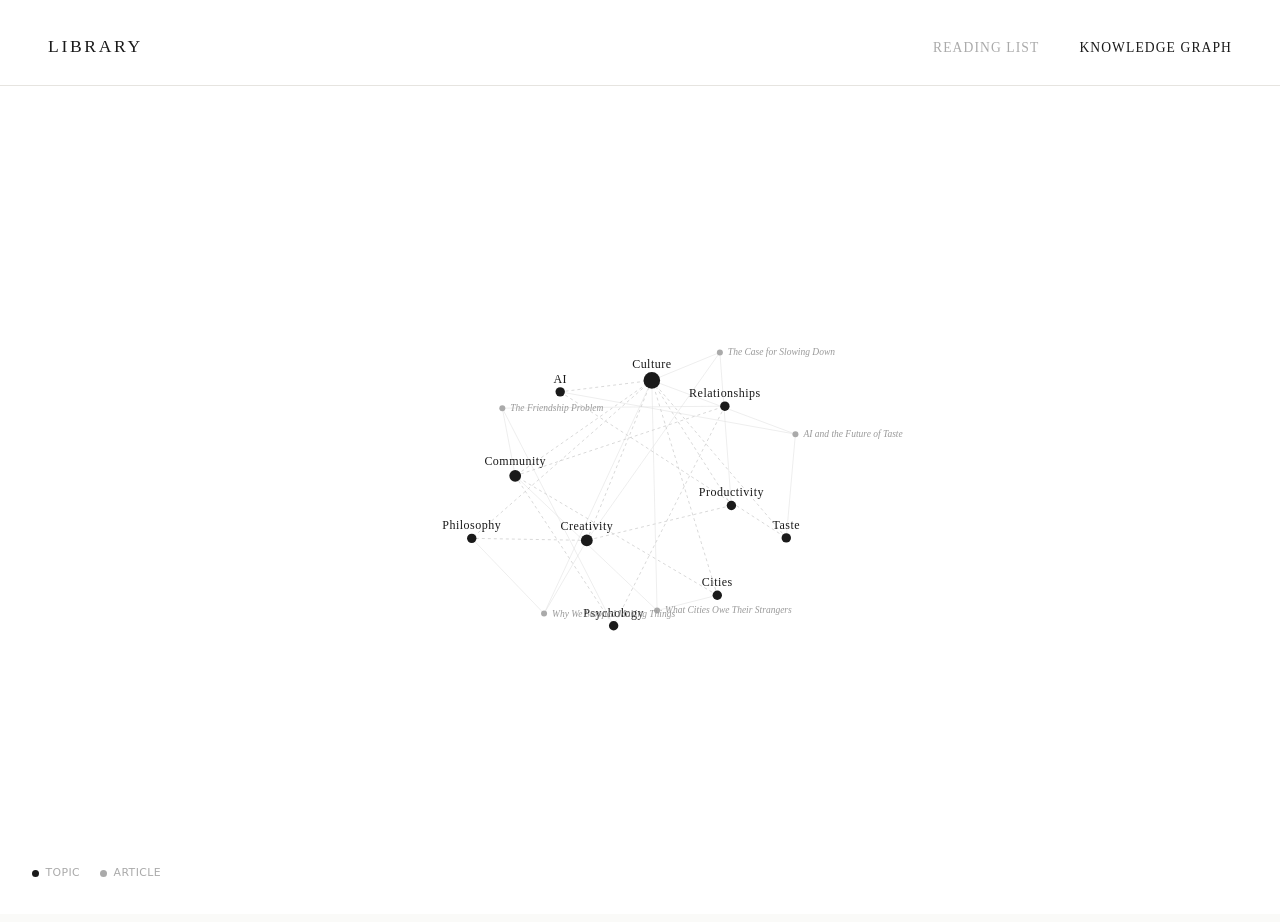
<file: library/graph.html>
<!DOCTYPE html>
<html lang="en">
<head>
  <meta charset="UTF-8">
  <meta name="viewport" content="width=device-width, initial-scale=1.0">
  <title>Library - Knowledge Graph</title>
  <link rel="stylesheet" href="style.css">
  <script src="d3.min.js"></script>
</head>
<body>

<nav>
  <div class="logo">Library</div>
  <ul class="nav-links">
    <li><a href="index.html">Reading List</a></li>
    <li><a href="graph.html" class="active">Knowledge Graph</a></li>
  </ul>
</nav>

<div class="graph-container" id="graph-container">
  <div class="tooltip" id="tooltip"></div>
  <div class="graph-legend">
    <div class="legend-item"><div class="legend-dot topic"></div> Topic</div>
    <div class="legend-item"><div class="legend-dot article"></div> Article</div>
  </div>
</div>

<script src="data.js"></script>
<script>
const articles = (typeof LIBRARY_DATA !== 'undefined' && LIBRARY_DATA.articles) ? LIBRARY_DATA.articles : [];

function buildGraphData() {
  const nodes = [];
  const links = [];
  const topicSet = new Set();

  articles.forEach(a => (a.topics || []).forEach(t => topicSet.add(t)));

  topicSet.forEach(t => {
    const count = articles.filter(a => (a.topics || []).includes(t)).length;
    nodes.push({ id: 'topic:' + t, label: t, type: 'topic', count });
  });

  articles.forEach(a => {
    nodes.push({
      id: 'article:' + a.id,
      label: a.title || a.url,
      type: 'article',
      data: a,
    });
    (a.topics || []).forEach(t => {
      links.push({ source: 'article:' + a.id, target: 'topic:' + t, type: 'article_topic' });
    });
  });

  const topicArr = [...topicSet];
  for (let i = 0; i < topicArr.length; i++) {
    for (let j = i + 1; j < topicArr.length; j++) {
      const shared = articles.filter(a => {
        const t = a.topics || [];
        return t.includes(topicArr[i]) && t.includes(topicArr[j]);
      }).length;
      if (shared > 0) {
        links.push({
          source: 'topic:' + topicArr[i],
          target: 'topic:' + topicArr[j],
          type: 'topic_topic',
          weight: shared,
        });
      }
    }
  }

  return { nodes, links };
}

function renderGraph() {
  const container = document.getElementById('graph-container');
  const tooltip = document.getElementById('tooltip');
  const width = container.clientWidth;
  const height = container.clientHeight;

  const { nodes, links } = buildGraphData();

  if (nodes.length === 0) {
    container.innerHTML = `
      <div class="empty-state" style="padding-top: 20vh;">
        <h2>Your knowledge graph will appear here</h2>
        <p>Save articles with topics to see how your interests connect.</p>
      </div>`;
    return;
  }

  const svg = d3.select(container)
    .append('svg')
    .attr('width', width)
    .attr('height', height);

  const g = svg.append('g');

  svg.call(d3.zoom()
    .scaleExtent([0.2, 4])
    .on('zoom', (event) => g.attr('transform', event.transform))
  );

  const simulation = d3.forceSimulation(nodes)
    .force('link', d3.forceLink(links).id(d => d.id).distance(d => {
      if (d.type === 'topic_topic') return 160;
      return 100;
    }))
    .force('charge', d3.forceManyBody().strength(d => d.type === 'topic' ? -400 : -80))
    .force('center', d3.forceCenter(width / 2, height / 2))
    .force('collision', d3.forceCollide().radius(d => d.type === 'topic' ? 30 : 15));

  // Draw links
  const link = g.append('g')
    .selectAll('line')
    .data(links)
    .enter().append('line')
    .attr('stroke', d => d.type === 'topic_topic' ? '#ccc' : '#ddd')
    .attr('stroke-width', d => d.type === 'topic_topic' ? 0.75 : 0.5)
    .attr('stroke-dasharray', d => d.type === 'topic_topic' ? '3 3' : 'none');

  // Draw nodes
  const nodeG = g.append('g')
    .selectAll('g')
    .data(nodes)
    .enter().append('g')
    .style('cursor', 'pointer')
    .call(d3.drag()
      .on('start', (event, d) => {
        if (!event.active) simulation.alphaTarget(0.3).restart();
        d.fx = d.x; d.fy = d.y;
      })
      .on('drag', (event, d) => { d.fx = event.x; d.fy = event.y; })
      .on('end', (event, d) => {
        if (!event.active) simulation.alphaTarget(0);
        d.fx = null; d.fy = null;
      })
    );

  nodeG.append('circle')
    .attr('r', d => {
      if (d.type === 'topic') return 3.5 + (d.count || 1) * 1.2;
      return 3;
    })
    .attr('fill', d => d.type === 'topic' ? '#1a1a1a' : '#aaa')
    .attr('stroke', 'none');

  // Labels
  nodeG.append('text')
    .attr('dx', d => d.type === 'topic' ? 0 : 8)
    .attr('dy', d => d.type === 'topic' ? -(8 + (d.count || 1) * 1.2) : 3)
    .attr('text-anchor', d => d.type === 'topic' ? 'middle' : 'start')
    .attr('font-family', d => d.type === 'topic'
      ? "'Georgia', 'Times New Roman', serif"
      : "'Georgia', 'Times New Roman', serif")
    .attr('font-size', d => d.type === 'topic' ? '12px' : '9.5px')
    .attr('font-style', d => d.type === 'article' ? 'italic' : 'normal')
    .attr('fill', d => d.type === 'topic' ? '#1a1a1a' : '#999')
    .attr('letter-spacing', d => d.type === 'topic' ? '0.04em' : '0')
    .text(d => {
      const label = d.label;
      if (d.type === 'article') return label.length > 40 ? label.slice(0, 37) + '...' : label;
      return label;
    });

  // Hover effects
  nodeG.on('mouseover', function(event, d) {
    d3.select(this).select('circle')
      .transition().duration(150)
      .attr('r', d.type === 'topic' ? 5 + (d.count || 1) * 1.2 : 4.5);

    // Highlight connected links
    link.attr('stroke', l =>
      (l.source === d || l.target === d) ? '#1a1a1a' : (l.type === 'topic_topic' ? '#ccc' : '#ddd')
    ).attr('stroke-width', l =>
      (l.source === d || l.target === d) ? 1 : (l.type === 'topic_topic' ? 0.75 : 0.5)
    );

    if (d.type === 'article' && d.data) {
      const a = d.data;
      const meta = [a.author, a.source, a.date_saved].filter(Boolean).join(' · ');
      tooltip.innerHTML = `
        <h3>${a.title || a.url}</h3>
        <div class="meta">${meta}</div>
        ${a.summary ? `<div class="summary">${a.summary}</div>` : ''}
      `;
      tooltip.classList.add('visible');
    } else if (d.type === 'topic') {
      const topicArticles = articles.filter(a => (a.topics || []).includes(d.label));
      const titles = topicArticles.map(a => a.title || a.url).slice(0, 5);
      tooltip.innerHTML = `
        <h3>${d.label}</h3>
        <div class="meta">${topicArticles.length} article${topicArticles.length !== 1 ? 's' : ''}</div>
        <div class="summary">${titles.join('<br>')}</div>
      `;
      tooltip.classList.add('visible');
    }
  })
  .on('mousemove', (event) => {
    tooltip.style.left = (event.pageX + 15) + 'px';
    tooltip.style.top = (event.pageY - 10) + 'px';
  })
  .on('mouseout', function(event, d) {
    d3.select(this).select('circle')
      .transition().duration(150)
      .attr('r', d.type === 'topic' ? 3.5 + (d.count || 1) * 1.2 : 3);

    link.attr('stroke', l => l.type === 'topic_topic' ? '#ccc' : '#ddd')
      .attr('stroke-width', l => l.type === 'topic_topic' ? 0.75 : 0.5);

    tooltip.classList.remove('visible');
  })
  .on('click', (event, d) => {
    if (d.type === 'article' && d.data && d.data.url) {
      window.open(d.data.url, '_blank');
    }
  });

  simulation.on('tick', () => {
    link
      .attr('x1', d => d.source.x).attr('y1', d => d.source.y)
      .attr('x2', d => d.target.x).attr('y2', d => d.target.y);
    nodeG.attr('transform', d => `translate(${d.x},${d.y})`);
  });
}

renderGraph();
window.addEventListener('resize', () => {
  document.querySelector('#graph-container svg')?.remove();
  renderGraph();
});
</script>

</body>
</html>
</file>
<file: library/style.css>
:root {
  --bg: #fafaf8;
  --surface: #ffffff;
  --border: #e6e4e0;
  --text: #1a1a1a;
  --text-muted: #888;
  --text-light: #aaa;
  --accent: #1a1a1a;
  --tag-bg: #f2f0ec;
  --tag-text: #555;
  --person-bg: #eceef2;
  --person-text: #4a5568;
  --unread-dot: #c9a84c;
  --read-dot: #9ab893;
  --font: 'Georgia', 'Times New Roman', 'Iowan Old Style', 'Palatino Linotype', serif;
  --font-sans: -apple-system, BlinkMacSystemFont, 'Segoe UI', system-ui, sans-serif;
}

* { margin: 0; padding: 0; box-sizing: border-box; }

body {
  font-family: var(--font);
  background: var(--bg);
  color: var(--text);
  line-height: 1.65;
  -webkit-font-smoothing: antialiased;
}

/* ── Navigation ─────────────────────────────────────────────────── */

nav {
  display: flex;
  align-items: baseline;
  justify-content: space-between;
  padding: 2rem 3rem 1.5rem;
  border-bottom: 1px solid var(--border);
  background: var(--surface);
}

nav .logo {
  font-family: var(--font);
  font-size: 1.1rem;
  font-weight: normal;
  letter-spacing: 0.15em;
  text-transform: uppercase;
  color: var(--text);
}

nav .nav-links {
  display: flex;
  gap: 2.5rem;
  list-style: none;
  font-family: var(--font);
  font-size: 0.85rem;
  letter-spacing: 0.08em;
  text-transform: uppercase;
}

nav .nav-links a {
  text-decoration: none;
  color: var(--text-light);
  transition: color 0.2s;
}

nav .nav-links a:hover,
nav .nav-links a.active {
  color: var(--text);
}

/* ── Filters ────────────────────────────────────────────────────── */

.filters {
  display: flex;
  align-items: center;
  gap: 0.6rem;
  padding: 1rem 3rem;
  border-bottom: 1px solid var(--border);
  background: var(--surface);
  font-family: var(--font-sans);
  font-size: 0.75rem;
  flex-wrap: wrap;
}

.filter-group {
  display: flex;
  align-items: center;
  gap: 0.35rem;
}

.filter-group label {
  color: var(--text-light);
  text-transform: uppercase;
  letter-spacing: 0.08em;
  font-size: 0.65rem;
  margin-right: 0.2rem;
}

.filter-btn {
  padding: 0.25rem 0.7rem;
  border: 1px solid var(--border);
  border-radius: 3px;
  background: transparent;
  color: var(--text-muted);
  cursor: pointer;
  font-family: var(--font-sans);
  font-size: 0.73rem;
  transition: all 0.15s;
}

.filter-btn:hover {
  border-color: var(--text-muted);
  color: var(--text);
}

.filter-btn.active {
  background: var(--text);
  color: var(--surface);
  border-color: var(--text);
}

.filter-divider {
  width: 1px;
  height: 1.2rem;
  background: var(--border);
  margin: 0 0.4rem;
}

.stats {
  margin-left: auto;
  color: var(--text-light);
  font-size: 0.73rem;
  letter-spacing: 0.02em;
}

/* ── Article List ────────────────────────────────────────────────── */

.article-list {
  max-width: 900px;
  margin: 0 auto;
  padding: 0.75rem 2rem;
}

.article-item {
  border-bottom: 1px solid var(--border);
  cursor: pointer;
  transition: background 0.1s;
}

.article-item:first-child {
  border-top: 1px solid var(--border);
}

.article-item:hover {
  background: var(--bg);
}

.article-item.expanded {
  background: var(--surface);
  border-bottom-color: var(--border);
}

.article-row {
  display: flex;
  align-items: center;
  gap: 0.6rem;
  padding: 0.5rem 0;
}

.status-dot {
  width: 5px;
  height: 5px;
  border-radius: 50%;
  flex-shrink: 0;
}

.status-dot.unread { background: var(--unread-dot); }
.status-dot.read { background: var(--read-dot); }

.article-title {
  font-family: var(--font);
  font-size: 0.85rem;
  font-weight: normal;
  flex: 1;
  min-width: 0;
  white-space: nowrap;
  overflow: hidden;
  text-overflow: ellipsis;
}

.article-tags {
  display: flex;
  gap: 0.2rem;
  flex-shrink: 0;
}

.tag {
  padding: 0.1rem 0.4rem;
  border-radius: 2px;
  font-family: var(--font-sans);
  font-size: 0.58rem;
  letter-spacing: 0.03em;
  white-space: nowrap;
}

.tag.topic {
  background: var(--tag-bg);
  color: var(--tag-text);
}

.tag.person {
  background: var(--person-bg);
  color: var(--person-text);
}

.article-date {
  font-family: var(--font-sans);
  font-size: 0.68rem;
  color: var(--text-light);
  white-space: nowrap;
  flex-shrink: 0;
  min-width: 4.5rem;
  text-align: right;
}

.read-marker {
  color: var(--read-dot);
}

/* ── Expanded Detail ────────────────────────────────────────────── */

.article-expanded {
  padding: 0.25rem 0 0.75rem 1.1rem;
  display: flex;
  flex-direction: column;
  gap: 0.35rem;
}

.expanded-meta {
  font-family: var(--font-sans);
  font-size: 0.72rem;
  color: var(--text-light);
  letter-spacing: 0.01em;
}

.expanded-summary {
  font-family: var(--font);
  font-size: 0.85rem;
  color: var(--text-muted);
  line-height: 1.5;
  max-width: 600px;
}

.expanded-notes {
  padding: 0.4rem 0.65rem;
  border-left: 1.5px solid var(--text-light);
  font-family: var(--font);
  font-size: 0.82rem;
  font-style: italic;
  color: var(--text-muted);
  line-height: 1.45;
  max-width: 600px;
}

.article-link {
  font-family: var(--font-sans);
  font-size: 0.7rem;
  color: var(--text-light);
  text-decoration: none;
  letter-spacing: 0.03em;
  margin-top: 0.15rem;
}

.article-link:hover {
  color: var(--text);
}

/* ── Empty State ────────────────────────────────────────────────── */

.empty-state {
  text-align: center;
  padding: 6rem 2rem;
  color: var(--text-light);
}

.empty-state h2 {
  font-family: var(--font);
  font-weight: normal;
  font-size: 1.2rem;
  margin-bottom: 0.5rem;
  color: var(--text-muted);
}

.empty-state p {
  font-size: 0.9rem;
}

/* ── Knowledge Graph ────────────────────────────────────────────── */

.graph-container {
  width: 100%;
  height: calc(100vh - 72px);
  position: relative;
  background: var(--surface);
}

.graph-container svg {
  width: 100%;
  height: 100%;
}

.tooltip {
  position: absolute;
  background: var(--surface);
  border: 1px solid var(--border);
  padding: 0.9rem 1rem;
  max-width: 300px;
  font-size: 0.82rem;
  box-shadow: 0 2px 8px rgba(0,0,0,0.06);
  pointer-events: none;
  opacity: 0;
  transition: opacity 0.15s;
  z-index: 10;
}

.tooltip.visible { opacity: 1; }

.tooltip h3 {
  font-family: var(--font);
  font-size: 0.9rem;
  font-weight: normal;
  margin-bottom: 0.25rem;
  line-height: 1.3;
}

.tooltip .meta {
  font-family: var(--font-sans);
  font-size: 0.7rem;
  color: var(--text-light);
  margin-bottom: 0.35rem;
}

.tooltip .summary {
  font-size: 0.78rem;
  color: var(--text-muted);
  line-height: 1.45;
}

.graph-legend {
  position: absolute;
  bottom: 2rem;
  left: 2rem;
  display: flex;
  gap: 1.25rem;
  font-family: var(--font-sans);
  font-size: 0.68rem;
  color: var(--text-light);
  letter-spacing: 0.04em;
  text-transform: uppercase;
}

.legend-item {
  display: flex;
  align-items: center;
  gap: 0.4rem;
}

.legend-dot {
  width: 7px;
  height: 7px;
  border-radius: 50%;
}

.legend-dot.topic { background: var(--text); }
.legend-dot.article { background: var(--text-light); }
</file>
